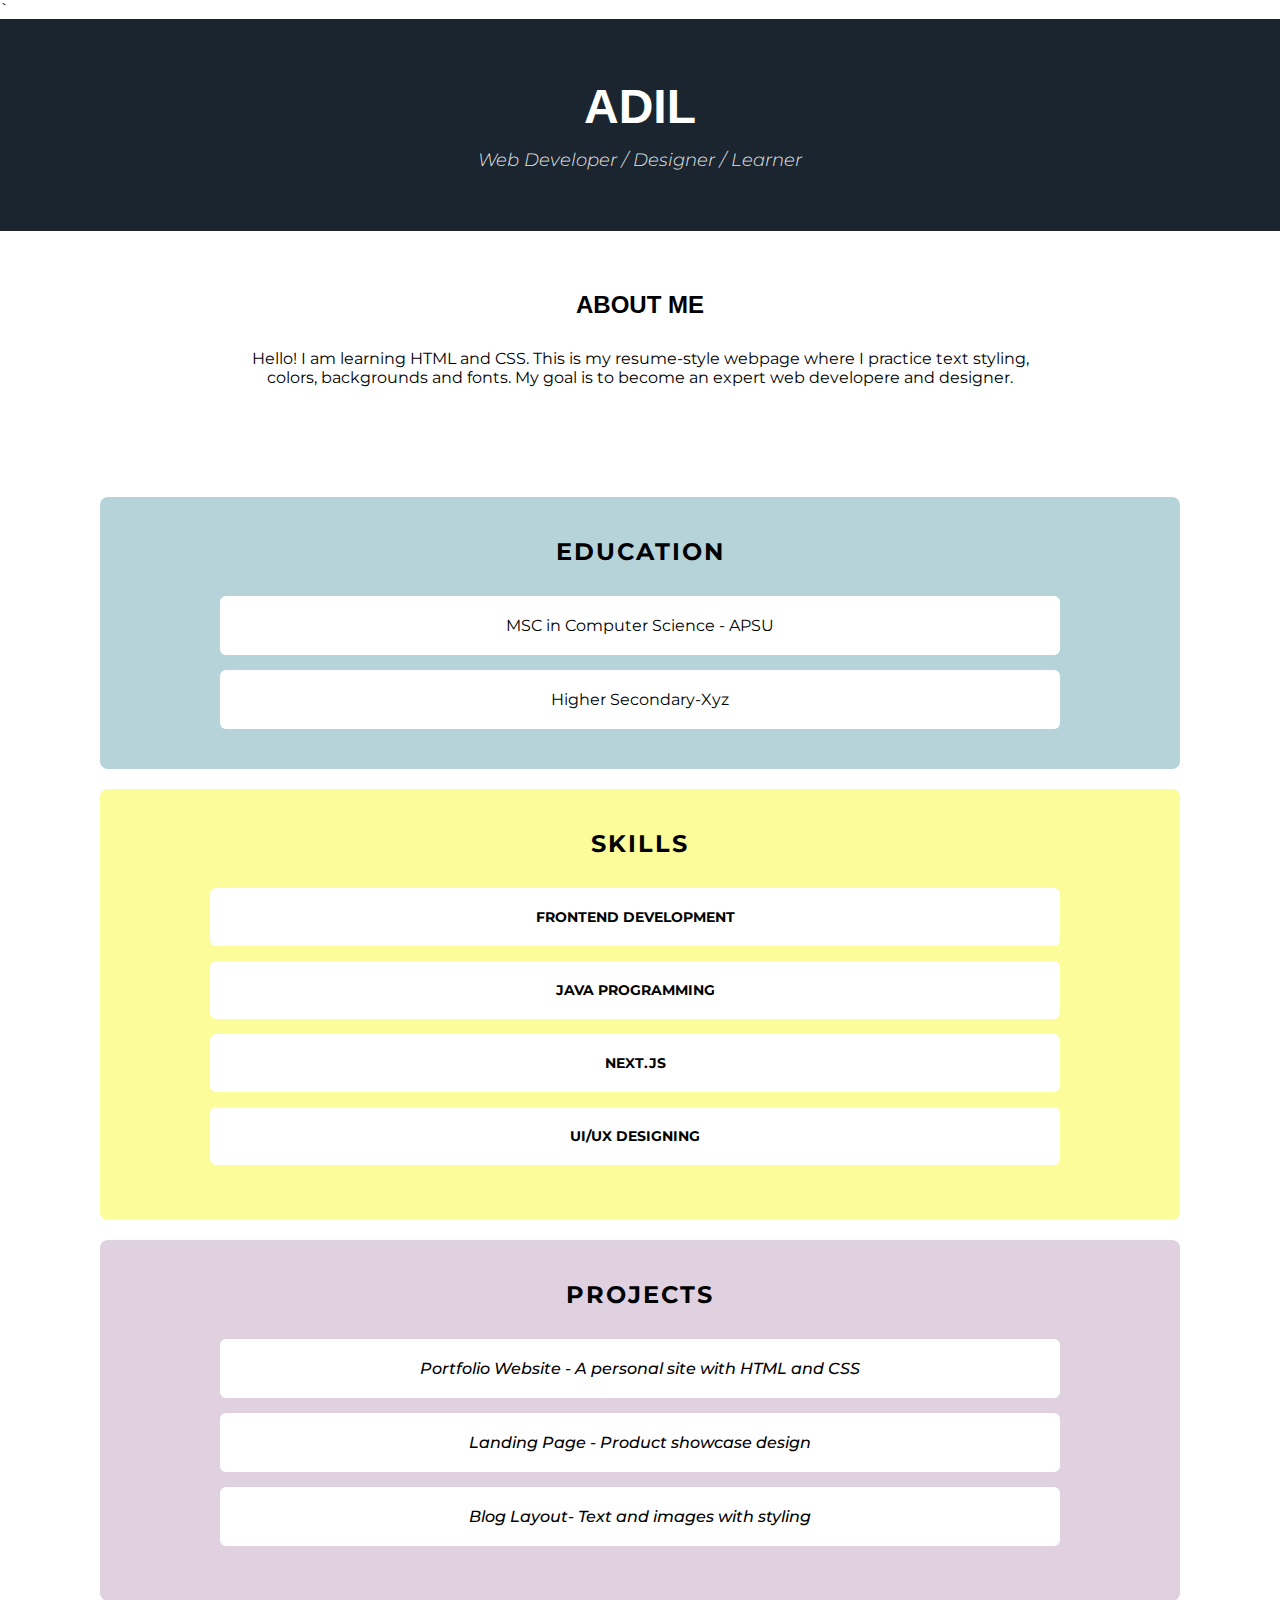
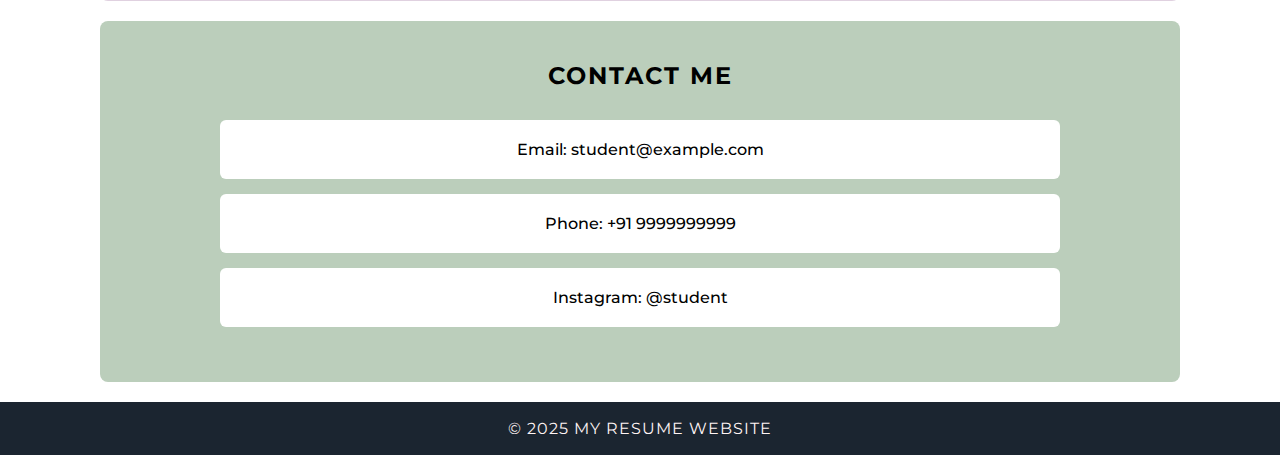
<file: task 1 portfolio/index.html>
`<!DOCTYPE html>
<html lang="en">
<head>
    <meta charset="UTF-8">
    <meta name="viewport" content="width=device-width, initial-scale=1.0">
    <title>My Resume Website</title>
    <link rel="icon" type="image/png" href="https://www.sheryians.com/Sheryians_Logo_wFKd9VClG.png">
    <link rel="preconnect" href="https://fonts.googleapis.com">
<link rel="preconnect" href="https://fonts.gstatic.com" crossorigin>
<link href="https://fonts.googleapis.com/css2?family=Montserrat:ital,wght@0,100..900;1,100..900&display=swap" rel="stylesheet">
    <link rel="stylesheet" href="style.css">
</head>
<body>
<div id="header">
   <h1>adil</h1> 
   <p>Web Developer / Designer / Learner</p>
</div>

<div id="about">
    <h2>about me</h2>
    <p> Hello! I am learning HTML and CSS. This is my resume-style webpage where I practice text styling, colors, backgrounds and fonts. My goal is to become an expert web developere and designer. </p>
</div>

<div class="education">
    <h2 class="education-title"> Education</h2>
    <div class="education-item"> 
        <div class="item-text"> MSC in Computer Science - APSU</div>
    </div>
    <div class="education-item">
        <div class="item-text">Higher Secondary-Xyz</div>
    </div>
</div>

<div class="skills">
    <h2 class ="skills-title">Skills</h2>
    <div class="skills-item"> 
        <div class="skill-text">Frontend Development</div>
    </div>
    <div class="skills-item"> 
        <div class="skill-text">java programming</div>
    </div>
    <div class="skills-item"> 
        <div class="skill-text">next.js</div>
    </div>
    <div class="skills-item"> 
        <div class="skill-text">ui/ux designing</div>
    </div>

</div>

<div class="project">
    <h2 class="project-title">Projects</h2> 
    <div class="project-item">
        <div class="projects-text">Portfolio Website - A personal site with HTML and CSS</div>
    </div>
    <div class="project-item">
        <div class="project-text">Landing Page - Product showcase design </div>
    </div>
    <div class="project-item">
        <div class="project-text">Blog Layout- Text and images with styling </div>
    </div>
</div>
  
<div class="contact">
    <h2 class="contact-title">Contact Me</h2>
    <div class="contact-item">
        <div class="contact-text"> Email: student@example.com</div>
    </div>
    <div class="contact-item">
        <div class="contact-text"> Phone: +91 9999999999</div>
    </div>
    <div class="contact-item">
        <div class="contact-text">Instagram: @student</div>
    </div>
</div>
<footer> &copy; 2025 my resume website  </footer>
</body>
</html>
</file>
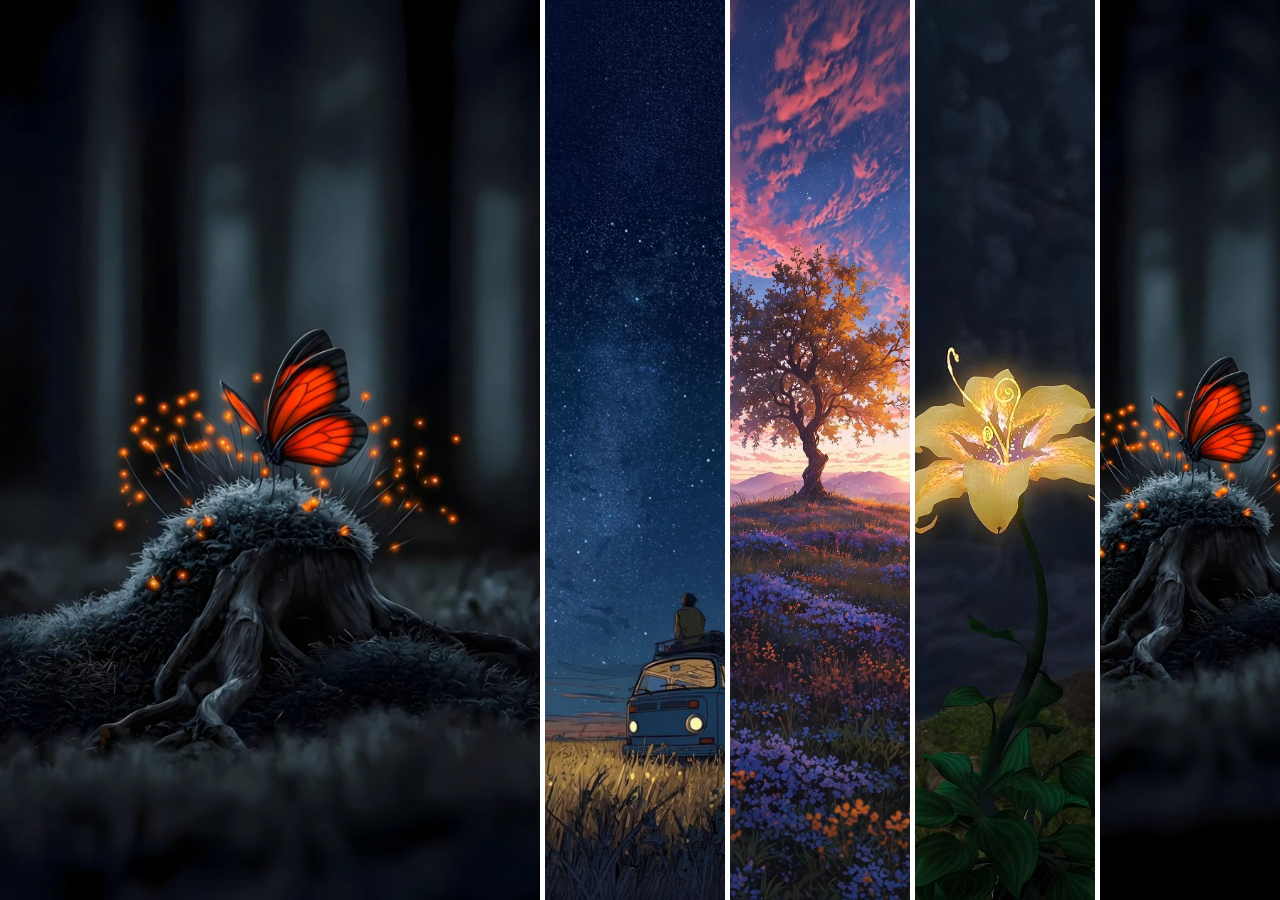
<file: task 10 - scss/index.html>
<!DOCTYPE html>
<html lang="en">
<head>
    <meta charset="UTF-8">
    <meta name="viewport" content="width=device-width, initial-scale=1.0">
    <title>Document</title>
    <link rel="stylesheet" href="style.css">
</head>
<body>
    <div id="main">
        <section></section>
        <section></section>
        <section></section>
        <section></section>
        <section></section>
    </div>
    
</body>
</html>
</file>
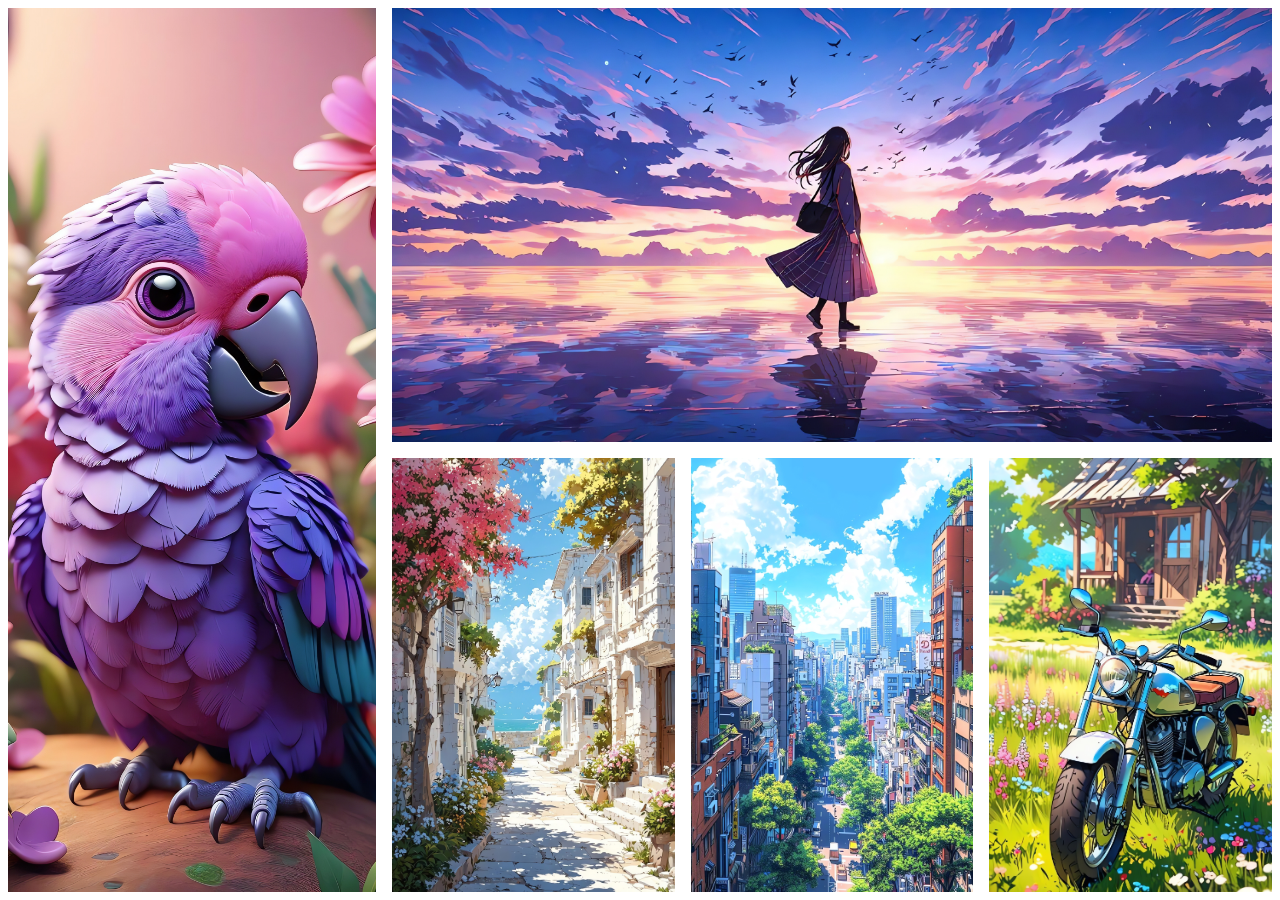
<file: task 11 - dribble 2/index.html>
<!DOCTYPE html>
<html lang="en">
  <head>
    <meta charset="UTF-8" />
    <meta name="viewport" content="width=device-width, initial-scale=1.0" />
    <title>Document</title>
    <link rel="stylesheet" href="style.css" />
  </head>
  <body>
    <main>
      <section class="section1"></section>
      <section class="section2"></section>
      <section class="section3"></section>
      <section class="section4"></section>
      <section class="section5"></section>
    </main>
  </body>
</html>
</file>
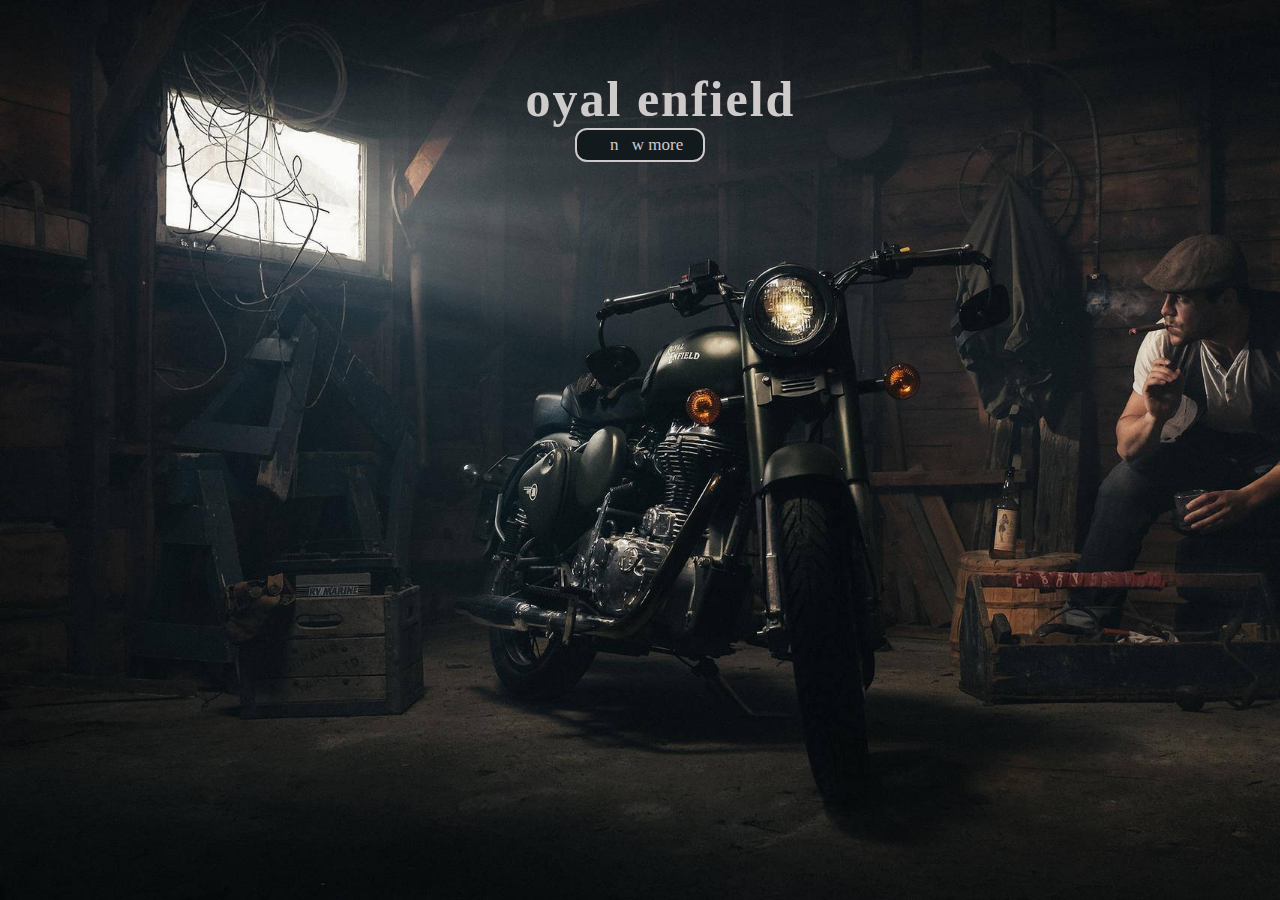
<file: task 2-web page basic/index.html>
<!DOCTYPE html>
<html lang="en">
<head>
    <meta charset="UTF-8">
    <meta name="viewport" content="width=device-width, initial-scale=1.0">
    <title>Document</title>
    <link rel="stylesheet" href="style.css">
</head>
<body>
    
   <div class="main">
    <h1>oyal enfield</h1>
    <button>nw more</button>
   </div>
</body>
</html>
</file>
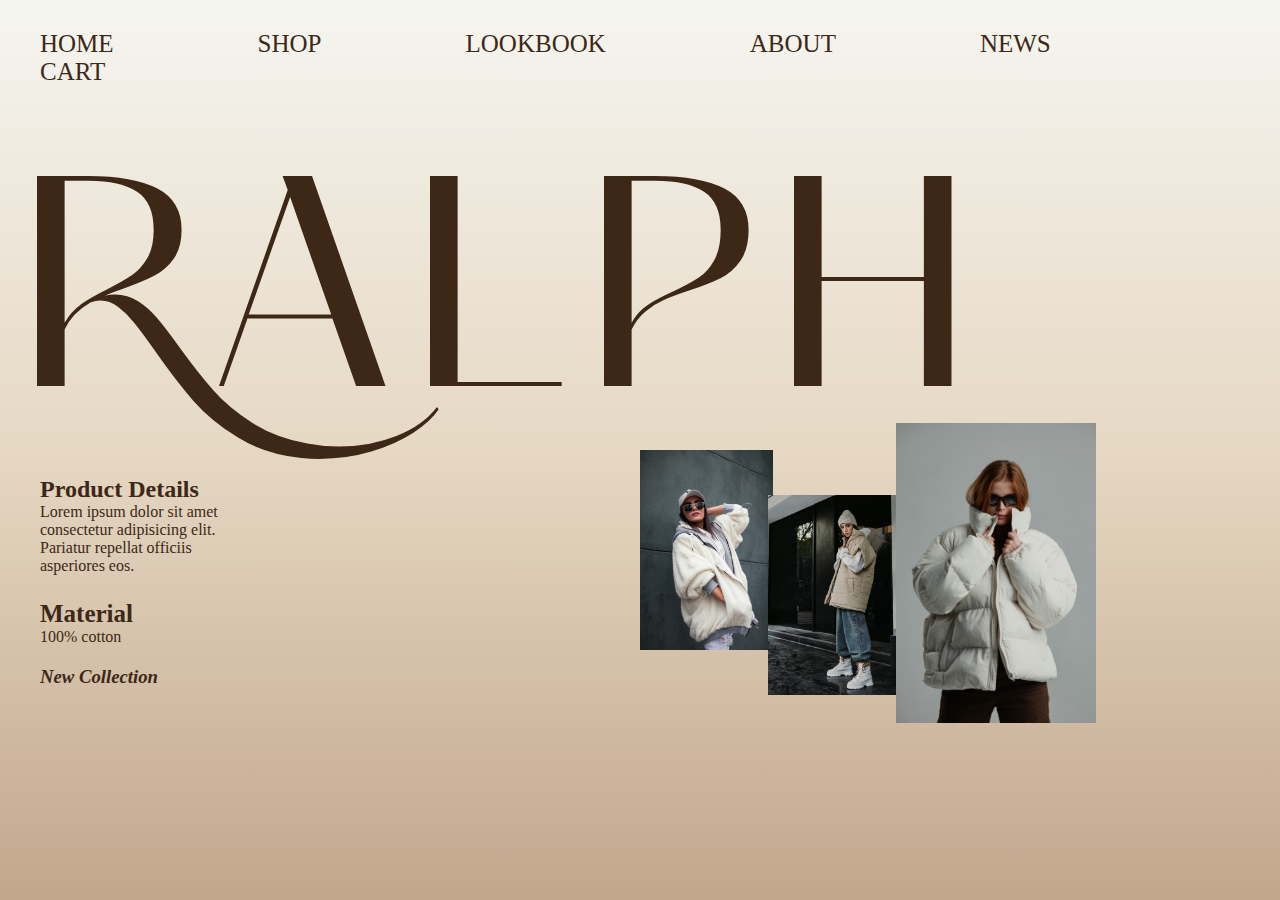
<file: task 3 - product web page basic/index.html>
<!DOCTYPE html>
<html lang="en">
  <head>
    <meta charset="UTF-8" />
    <meta name="viewport" content="width=device-width, initial-scale=1.0" />
    <title>Document</title>
    <link rel="stylesheet" href="style.css" />
  </head>
  <body>
    <div id="main">
      <div id="nav">
        <a href="#">HOME</a>
        <a href="#">SHOP</a>
        <a href="#">LOOKBOOK</a>
        <a href="#">ABOUT</a>
        <a href="#">NEWS</a>
        <a href="#">CART</a>
      </div>
      <h1>ALPH</h1>
      <div id="bottom-left">
        <h2>Product Details</h2>
        <p>
          Lorem ipsum dolor sit amet consectetur adipisicing elit. Pariatur
          repellat officiis asperiores eos.
        </p>
        <h4>Material</h4>
        <p>100% cotton</p>
      </div>
      <div id="bottom-bar">
        <h3>New Collection</h3>
      </div>
      <img id="first" src="mehrab-zahedbeigi-mwYoLp0UFHY-unsplash.jpg" />
      <img id="second" src="ali-choubin-JIm2MO9w3xc-unsplash.jpg" />
      <img id="third" src="reynier-carl-87m1_NfKld4-unsplash.jpg" />
    </div>
  </body>
</html>
</file>
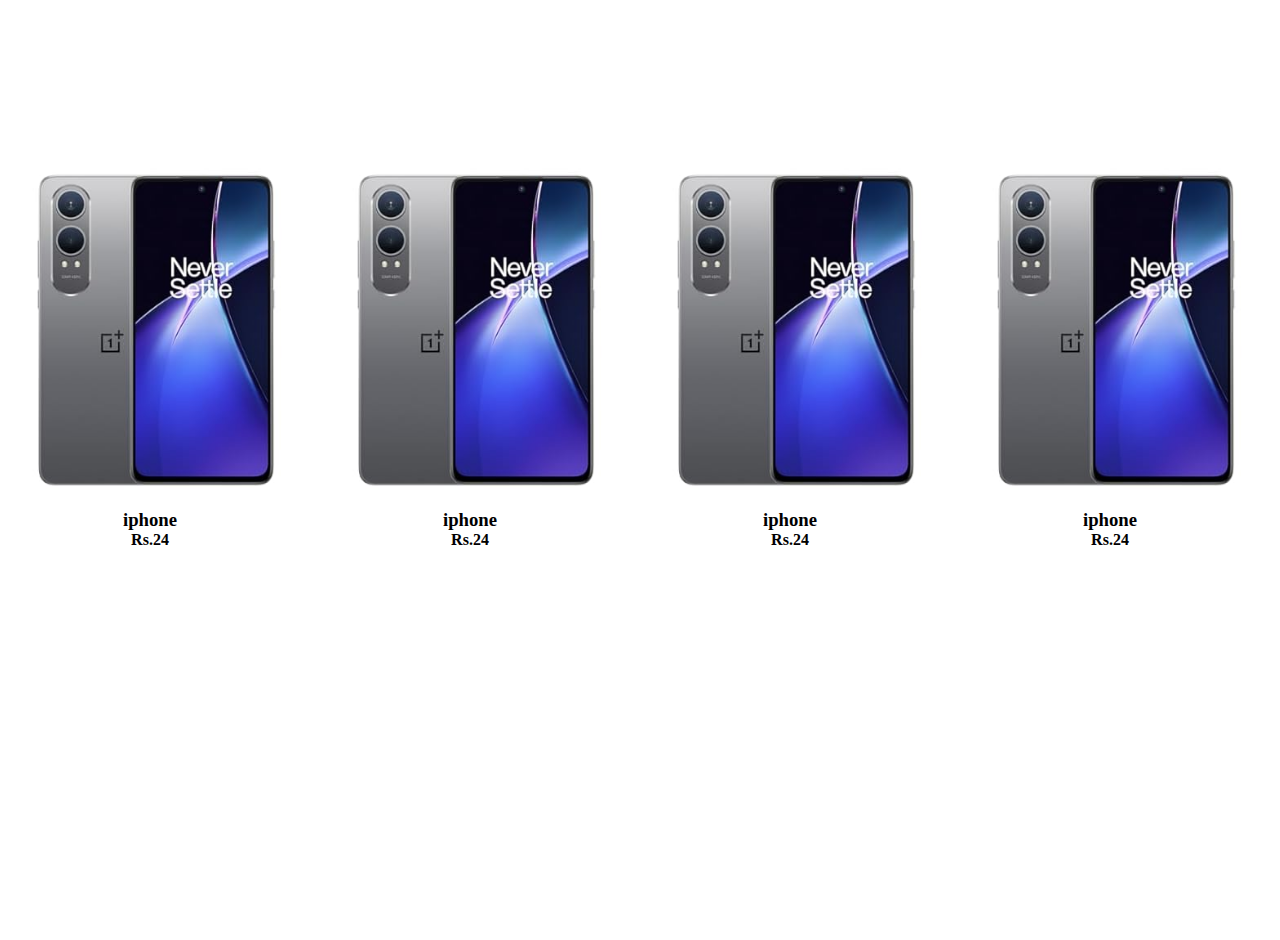
<file: task 7 - carousel/index.html>
<!DOCTYPE html>
<html lang="en">
<head>
  <meta charset="UTF-8">
  <meta name="viewport" content="width=device-width, initial-scale=1.0">
  <title>Document</title>
  <link rel="stylesheet" href="style.css">
</head>
<body>
<div class="main">
<div class="heading">
    <h1>MOBILE PHONES</h1>
  </div>
  <div class="section">
    <div class="child">
<img src="item12.jpg" alt="">
    <h3>iphone</h3>
    <h4>Rs.24</h4>
    </div>

     <div class="child">
<img src="item12.jpg" alt="">
    <h3>iphone</h3>
    <h4>Rs.24</h4>
    </div>

     <div class="child">
<img src="item12.jpg" alt="">
    <h3>iphone</h3>
    <h4>Rs.24</h4>
    </div>
     <div class="child">
<img src="item12.jpg" alt="">
    <h3>iphone</h3>
    <h4>Rs.24</h4>
    </div>
     <div class="child">
<img src="item12.jpg" alt="">
    <h3>iphone</h3>
    <h4>Rs.24</h4>
    </div>
     <div class="child">
<img src="item12.jpg" alt="">
    <h3>iphone</h3>
    <h4>Rs.24</h4>
    </div>
     <div class="child">
<img src="item12.jpg" alt="">
    <h3>iphone</h3>
    <h4>Rs.24</h4>
    </div>
    
  </div>
</div>
  
</body>
</html>
</file>
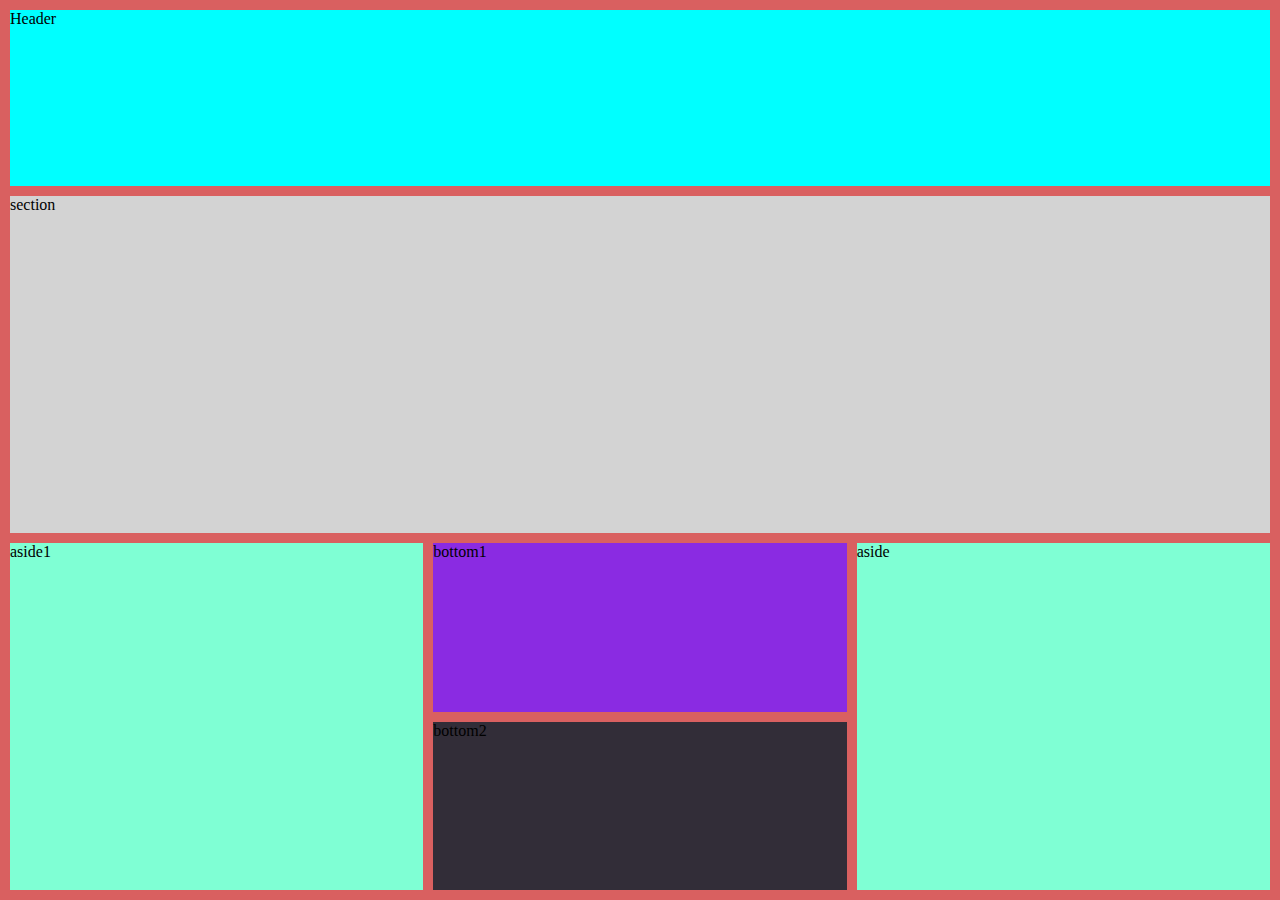
<file: task 8 - grid/grid practice/index.html>
<!DOCTYPE html>
<html lang="en">
<head>
    <meta charset="UTF-8">
    <meta name="viewport" content="width=device-width, initial-scale=1.0">
    <title>Document</title>
    <link rel="stylesheet" href="style.css">
</head>
<body>
    <div id="main">
<header>Header</header>
<section>section</section>
<aside id="aside1">aside1</aside>
<div id="bottom1">bottom1</div>
<div id="bottom2">bottom2</div>
<aside id="aside2">aside</aside>

    </div>
    
</body>
</html>
</file>
<file: task 1 portfolio/style.css>
*{
    margin: 0;
    padding: 0;
    box-sizing: border-box;
}

html,body{
    height: 100%;
    width: 100%;
}

body{
    font-family: 'Montserrat', sans-serif;
}



#header {
    background-color: #1b2530;
    width: 100%;
    padding: 60px 20px;
    text-align: center;
    color: white;
    
}

#header h1{
    font-size: 48px;
    font-weight: bold;
    margin-bottom: 15px;
    text-transform: uppercase;
    font-family:Arial, Helvetica, sans-serif;
    
}

#header p{
  font-size: 18px;
 font-weight: 300;  
  color:rgba(255, 255, 255, 0.9) ;
  font-style: italic;
}  

#about {
    width: 100%;
    text-align: center;
    padding: 60px 20px;
}

#about h2{
    text-transform: uppercase;
    font-family: Arial, Helvetica, sans-serif;
    
    }

#about p {
  padding: 30px 220px;
}

.education{
    background-color: rgb(182, 211, 218);
     margin: 20px 100px;
    padding: 40px 60px;
    border-radius: 8px;
}

.education-title{
    text-align: center;
    text-transform: uppercase;
    margin-bottom: 30px;
    letter-spacing: 2px;
}

.education-item{
    background-color: white;
    padding: 20px 30px;
   margin: 0 60px 15px 60px; 
    border-radius: 6px;
    text-align: center; 
}

.education-item:last-child{
    margin: 0 60px 0 60px; 
}

.skills{
    background-color: rgb(252, 252, 155);
    margin: 20px 100px;
    padding: 40px 60px;
    border-radius: 8px;
}

.skills-title{
    text-align: center;
    text-transform: uppercase;
    letter-spacing: 2px;
    margin-bottom: 30px;
}

.skills-item{
    background-color: white;
    padding: 20px 30px;
    margin: 0 60px 15px 50px;
    border-radius: 6px;
    text-align: center;
}

.section-item:last-child{
    margin: 0 60px 0 60px;
}

.skill-text{
    text-transform: uppercase;
    font-weight: bold;
    font-size: 14px;
}

.project{
    background-color: rgb(224, 209, 224);
    margin: 20px 100px;
    padding: 40px 60px;
    border-radius: 8px;
}

.project-title{
    text-align: center;
    text-transform: uppercase;
    margin-bottom: 30px;
    letter-spacing: 2px;
}

.project-item{
    background-color: white;
    font-style: italic;
    font-weight: 500;
    padding: 20px 30px;
    margin: 0 60px 15px 60px;
    border-radius: 6px;
    text-align: center;
}

.project-item:last-child{
    margin-bottom: 0 60px 0 60px;
}

.contact{
    background-color: rgb(187, 206, 187);
    margin: 20px 100px;
    border-radius: 8px;
    padding: 40px 60px;
}

.contact-title{
    text-align: center;
    margin-bottom: 30px;
    letter-spacing: 2px;
    text-transform: uppercase;
}

.contact-item{
    background-color: white;
    padding: 20px 30px;
    margin: 0 60px 15px 60px;
    border-radius: 6px;
    text-align: center;
    font-weight: 500;
}

.contact-item:last-child{
    margin-bottom: 0 60px 0 60px;
}

footer{
    text-align: center;
    background-color: #1b2530;
    color: rgb(255, 244, 244);
    padding: 17px 0px;
    text-transform: uppercase;
    letter-spacing: 1px;
}
</file>
<file: task 10 - scss/style.css>
* {
  margin: 0;
  padding: 0;
  box-sizing: border-box;
}

html,
body {
  width: 100%;
  height: 100%;
}

#main {
  height: 100%;
  gap: 5px;
  display: flex;
  width: 100%;
}
#main section {
  background-position: center;
  background-size: cover;
  flex-grow: 1;
  height: 100%;
  transition: all 0.7s cubic-bezier(0.075, 0.82, 0.165, 1);
  cursor: pointer;
}
#main section:nth-child(1) {
  background-image: url(./img6.jpg);
}
#main section:nth-child(2) {
  background-image: url(./image3.png);
}
#main section:nth-child(3) {
  background-image: url(./image4.jpg);
}
#main section:nth-child(4) {
  background-image: url(./imagee3.jpg);
}
#main section:nth-child(5) {
  background-image: url(./img6.jpg);
}
#main section:hover {
  flex-grow: 3;
}/*# sourceMappingURL=style.css.map */
</file>
<file: task 11 - dribble 2/style.css>
* {
  margin: 0;
  padding: 0;
  box-sizing: border-box;
}

html,
body {
  width: 100%;
  height: 100%;
}

body {
  display: grid;
  grid-template-rows: 1fr;
}

main {
  padding: 0.5rem;
  width: 100%;
  gap: 1rem;
  background-color: rgb(255, 255, 255);
  display: grid;
  grid-template-columns: 30fr 23fr 23fr 23fr;
  grid-template-rows: 1fr 1fr;
  grid-template-areas: "section1 section2 section2 section2" "section1 section3 section4 section5";
}
main .section1 {
  background-image: url(./5825204.jpg);
  grid-area: section1;
  background-position: center;
  background-size: cover;
}
main .section2 {
  background-image: url(./img21.jpg);
  grid-area: section2;
  background-position: center;
  background-size: cover;
}
main .section3 {
  background-image: url(img3.jpg);
  grid-area: section3;
  background-position: center;
  background-size: cover;
}
main .section4 {
  background-image: url(img5.jpg);
  grid-area: section4;
  background-position: center;
  background-size: cover;
}
main .section5 {
  background-image: url(img4.jpg);
  grid-area: section5;
  background-position: center;
  background-size: cover;
}/*# sourceMappingURL=style.css.map */
</file>
<file: task 2-web page basic/style.css>
*{
    margin: 0;
    padding: 0;
    box-sizing: border-box;
}

html,body{
    width: 100%;
    height: 100%;
    font-family: heroking;
}


.main{
    height: 100%;
    width: 100%;
    background-image: url(royal-enfield-hd-man-at-work-ci5u6019o5wqqsuu.jpg);
    background-size: cover;
    padding: 70px;
     text-align: center;
    
}


h1{
   
    
    color: rgb(207, 203, 203);
    letter-spacing: 2px;
    font-weight: 700;
    font-size: 50px;
   
}

button{
    font-family: heroking;
    font-size: 17px;
    padding: 5px 20px;
    background-color: #131A1E;
    color: #CFCBCB;
    border: 2px solid #CFCBCB; ;
    border-radius: 12px;
    
}

button:hover{
    background-color: #27353d;

}
</file>
<file: task 3 - product web page basic/style.css>
@font-face {
  font-family: rosehot;
  src: url(./Rosehot.ttf);
}

* {
  margin: 0;
  padding: 0;
  box-sizing: border-box;
}

body,
html {
  width: 100%;
  height: 100%;
  overflow: hidden;
  font-family: playfair display;
}

#main {
  color: #3d2817;
  width: 100%;
  height: 100%;
  background: linear-gradient(#f5f5f0, #e6d8c3, #c2a68c);
}

#nav {
  padding-top: 30px;
}

#nav a {
  text-decoration: none;
  color: #3d2817;
  margin-right: 60px;
  padding: 10px 40px;
  font-size: 25px;
}

h1 {
  font-family: "rosehot";
  font-size: 300px;
  font-weight: 100;
  padding-left: 25px;
  text-transform: uppercase;
}

#bottom-left {
  width: 250px;
  height: 150px;
  padding-left: 40px;
}

#bottom-left h4 {
  padding-top: 25px;
  font-size: 25px;
}

#bottom-bar {
  font-style: italic;
  padding: 40px 40px;
}

img {
  position: absolute;
  height: 200px;
}

#first {
  top: 50%;
  left: 50%;
}

#second {
  top: 55%;
  left: 60%;
}

#third {
  height: 300px;
  top: 47%;
  left: 70%;
}
</file>
<file: task 7 - carousel/style.css>
* {
  margin: 0;
  padding: 0;
  box-sizing: border-box;
}

html,
body {
  width: 100%;
  height: 100%;
}

.heading{
  text-align: center;
  font-size: 30px;
  margin: 40PX;
}

.heading h1{
  color: transparent;
background-size: cover;
 background-clip: text;
  background-image: url(https://mir-s3-cdn-cf.behance.net/project_modules/hd/f46fa941995087.57bd505f42852.gif)
}

.section{
  width: 100%;
  height:400px ;
  display: flex;
  gap: 20px;
    overflow: auto;
    flex-wrap: nowrap;
}


.child{
  width: 300px;
  display: flex;
  align-items: center;
  justify-content: space-between;
  flex-direction: column;
  flex-shrink: 0;

}

.section img {
  width: 100%;
  height: 100%;
  object-fit: cover;
}
</file>
<file: task 8 - grid/grid practice/style.css>
*{
    margin: 0;
    padding: 0;
    box-sizing: border-box;
}

html,body{
    width: 100%;
    height: 100%;
}

#main{
    padding: 10px;
    gap:10px;
    background-color: rgba(206, 48, 48, 0.767);
    width: 100%;
    height: 100%;
    display: grid;
    grid-template-columns: 1fr 1fr 1fr;
    grid-template-rows: 20% 1fr 0.5fr 0.5fr;
    grid-template-areas: "header header header"
                         "section section section"
                         "aside1 bottom1 aside2"
                         "aside1 bottom2 aside2"
}

header{
    grid-area: header;
    background-color: aqua;
}

#aside1{
    grid-area: aside1;
    background-color: aquamarine;
}

#aside2{
    grid-area: aside2;
    background-color: aquamarine;
}

#bottom1{
    grid-area: bottom1;
    background-color: blueviolet;
}

#bottom2{
    grid-area: bottom2;
    background-color: rgb(50, 45, 56);
}

section{
    grid-area: section;
    background-color: lightgray;
}
</file>
